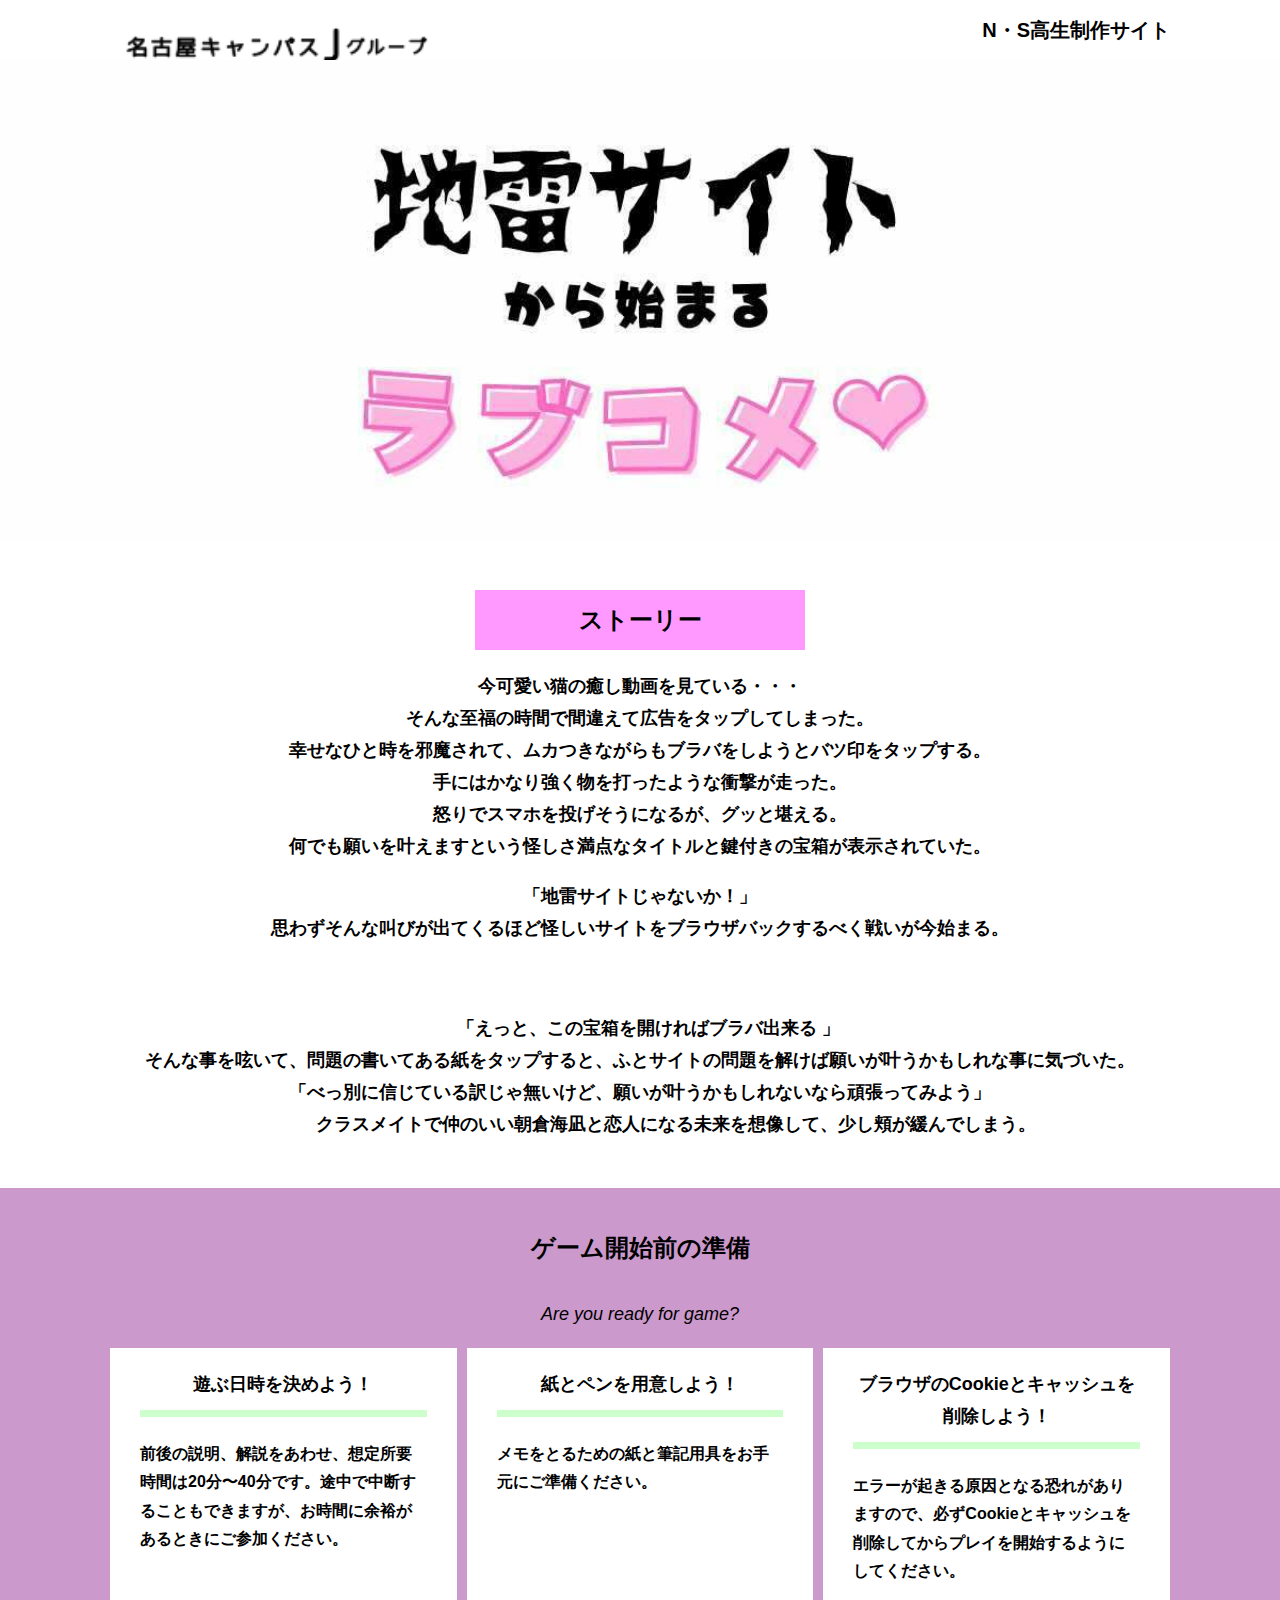
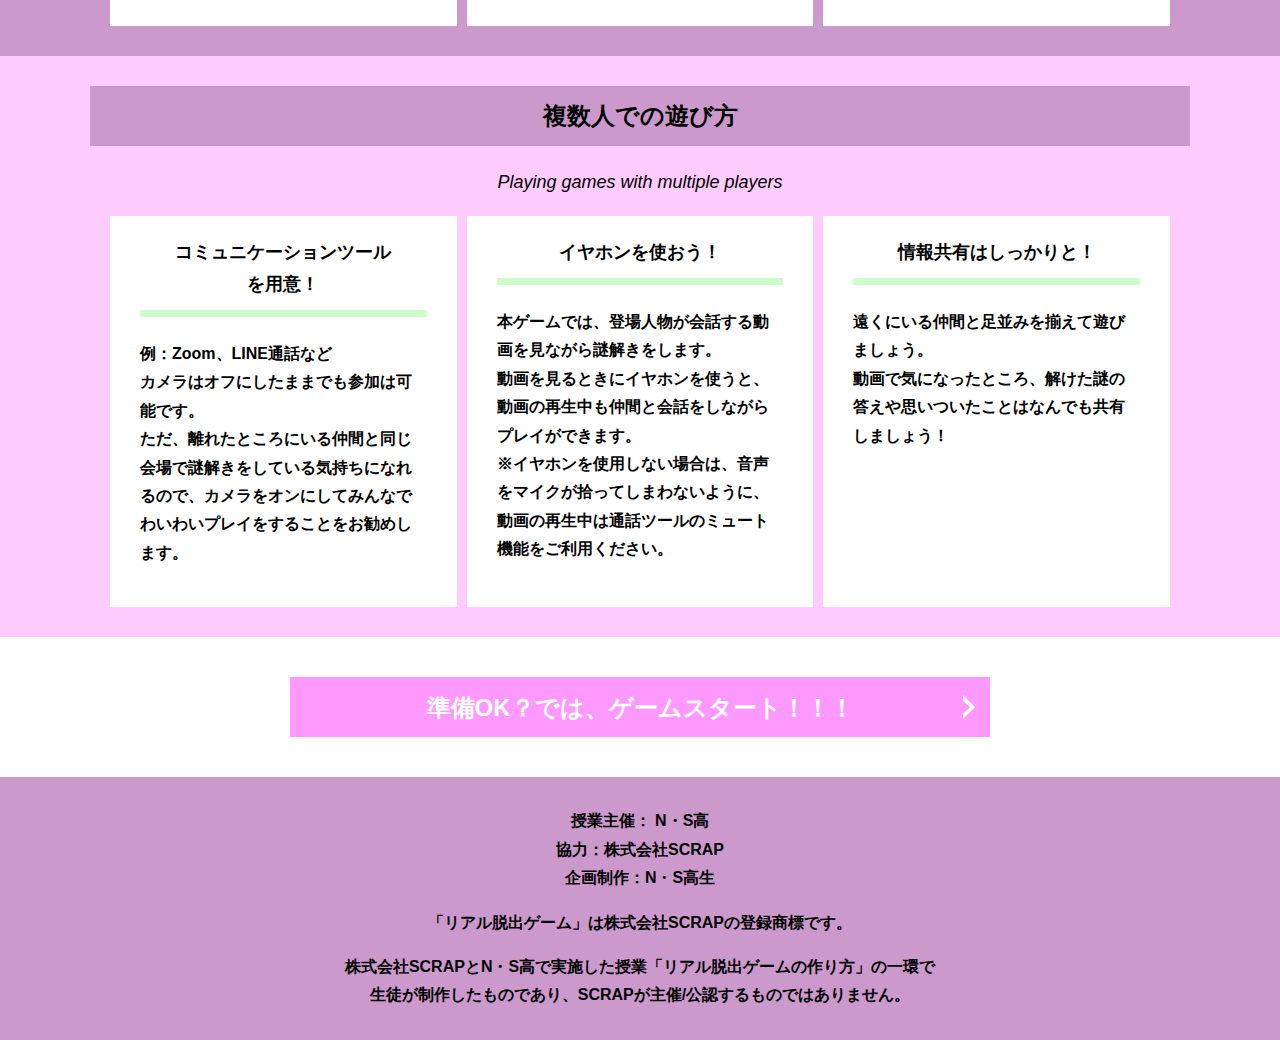
<file: index.html>
<!DOCTYPE html>
<html lang="ja">
<head>
  <meta charset="UTF-8">
  <meta http-equiv="X-UA-Compatible" content="IE=edge">
  <meta name="viewport" content="width=device-width, initial-scale=1.0">
  <title>地雷サイトから始まるラブコメ │ Project N</title>
  <link rel="stylesheet" href="assets/css/normalize.css">
  <link rel="stylesheet" href="assets/css/style.css">
</head>
<body>
  <svg width="0" height="0" class="hidden">
    <symbol xmlns="http://www.w3.org/2000/svg" viewBox="0 0 12.47 24.94" id="arrow" class="arrow_svg">
      <title>arrow</title>
      <polygon points="0 24.94 0 19.66 7.35 12.47 0 5.92 0 0 12.47 12.47 0 24.94"/>
    </symbol>
  </svg>
  <header class="header">
    <div class="container">
      <div class="header__logo"><img src="assets/img/team.PNG" alt="チームロゴ"></div>
      <div class="header__name">N・S高生制作サイト</div>
    </div>
  </header>
  <main class="main index-page">
    <!-- タイトルエリア　ここから -->
    <h1 class="main-title"><img src="assets/img/logo.jpg" alt="Presented by SCRAP×N・S高リアル脱出ゲーム制作PJ 地雷サイトから始まるラブコメ"></h1>
    <!-- タイトルエリア　ここまで -->
    <section class="section section--story">
      <div class="container">
        <h2 class="section-title section-title--keycolor section-title--story">ストーリー</h2>
        <div class="story">
          <p class="text-center">今可愛い猫の癒し動画を見ている・・・<br>
            そんな至福の時間で間違えて広告をタップしてしまった。<br>
            幸せなひと時を邪魔されて、ムカつきながらもブラバをしようとバツ印をタップする。<br>
            手にはかなり強く物を打ったような衝撃が走った。<br>
            怒りでスマホを投げそうになるが、グッと堪える。<br>
            何でも願いを叶えますという怪しさ満点なタイトルと鍵付きの宝箱が表示されていた。</p>          
           
          <p class="text-center">「地雷サイトじゃないか！」<br>
            思わずそんな叫びが出てくるほど怪しいサイトをブラウザバックするべく戦いが今始まる。</p>　   　　
          <p class="text-center">　「えっと、この宝箱を開ければブラバ出来る 」<br>
            そんな事を呟いて、問題の書いてある紙をタップすると、ふとサイトの問題を解けば願いが叶うかもしれな事に気づいた。<br>
           「べっ別に信じている訳じゃ無いけど、願いが叶うかもしれないなら頑張ってみよう」<br>
     　　　　クラスメイトで仲のいい朝倉海凪と恋人になる未来を想像して、少し頬が緩んでしまう。</p>
        </div>
      </div>
    </section>
    <section class="section bg-color--gray">
      <div class="container">
        <h2 class="section-title">ゲーム開始前の準備</h2>
        <p class="font-eng text-center">Are you ready for game?</p>
        <!--
          class名"row"内のclass名"column"が横並びになります。
          改行する場合は以下のように追加してください。
          <div class="row">
            <div class="column">
              ～ 内容 ～
            </div>
          </div>
        -->
        <div class="row">
          <div class="column">
            <div class="card">
              <h3 class="card__title">遊ぶ日時を決めよう！</h3>
              <p class="card__content">前後の説明、解説をあわせ、想定所要時間は20分〜40分です。途中で中断することもできますが、お時間に余裕があるときにご参加ください。</p>
            </div>
          </div>
          <div class="column">
            <div class="card">
              <h3 class="card__title">紙とペンを用意しよう！</h3>
              <p class="card__content">メモをとるための紙と筆記用具をお手元にご準備ください。</p>
            </div>
          </div>
          <div class="column">
            <div class="card">
              <h3 class="card__title">ブラウザのCookieとキャッシュを<br>削除しよう！</h3>
              <p class="card__content">エラーが起きる原因となる恐れがありますので、必ずCookieとキャッシュを削除してからプレイを開始するようにしてください。</p>
            </div>
          </div>
        </div>
      </div>
    </section>
    <section class="section bg-color--keycolor">
      <div class="container">
        <h2 class="section-title">複数人での遊び方</h2>
        <p class="font-eng text-center">Playing games with multiple players</p>
        <div class="row">
          <div class="column">
            <div class="card">
              <h3 class="card__title">コミュニケーションツール<br>を用意！</h3>
              <p class="card__content">例：Zoom、LINE通話など<br>
                カメラはオフにしたままでも参加は可能です。<br>
                ただ、離れたところにいる仲間と同じ会場で謎解きをしている気持ちになれるので、カメラをオンにしてみんなでわいわいプレイをすることをお勧めします。</p>
            </div>
          </div>
          <div class="column">
            <div class="card">
              <h3 class="card__title">イヤホンを使おう！</h3>
              <p class="card__content">本ゲームでは、登場人物が会話する動画を見ながら謎解きをします。<br>
                動画を見るときにイヤホンを使うと、動画の再生中も仲間と会話をしながらプレイができます。<br>
                ※イヤホンを使用しない場合は、音声をマイクが拾ってしまわないように、動画の再生中は通話ツールのミュート機能をご利用ください。</p>
            </div>
          </div>
          <div class="column">
            <div class="card">
              <h3 class="card__title">情報共有はしっかりと！</h3>
              <p class="card__content">遠くにいる仲間と足並みを揃えて遊びましょう。<br>
                動画で気になったところ、解けた謎の答えや思いついたことはなんでも共有しましょう！</p>
            </div>
          </div>
        </div>
      </div>
    </section>
    <section class="section">
      <div class="container">
        <a class="btn" href="main.html">準備OK？では、ゲームスタート！！！<svg class="btn__arrow"><use xlink:href="#arrow"></use></svg></a>
      </div>
    </section>
  </main>
  <footer class="footer section bg-color--gray">
    <div class="container">
      <p class="text-center">授業主催： N・S高<br>協力：株式会社SCRAP<br>企画制作：N・S高生</p>
      <p class="text-center">「リアル脱出ゲーム」は株式会社SCRAPの登録商標です。</p>
      <p class="text-center">株式会社SCRAPとN・S高で実施した授業「リアル脱出ゲームの作り方」の一環で<br>生徒が制作したものであり、SCRAPが主催/公認するものではありません。</p>
    </div>
  </footer>
</body>
</html>
</file>
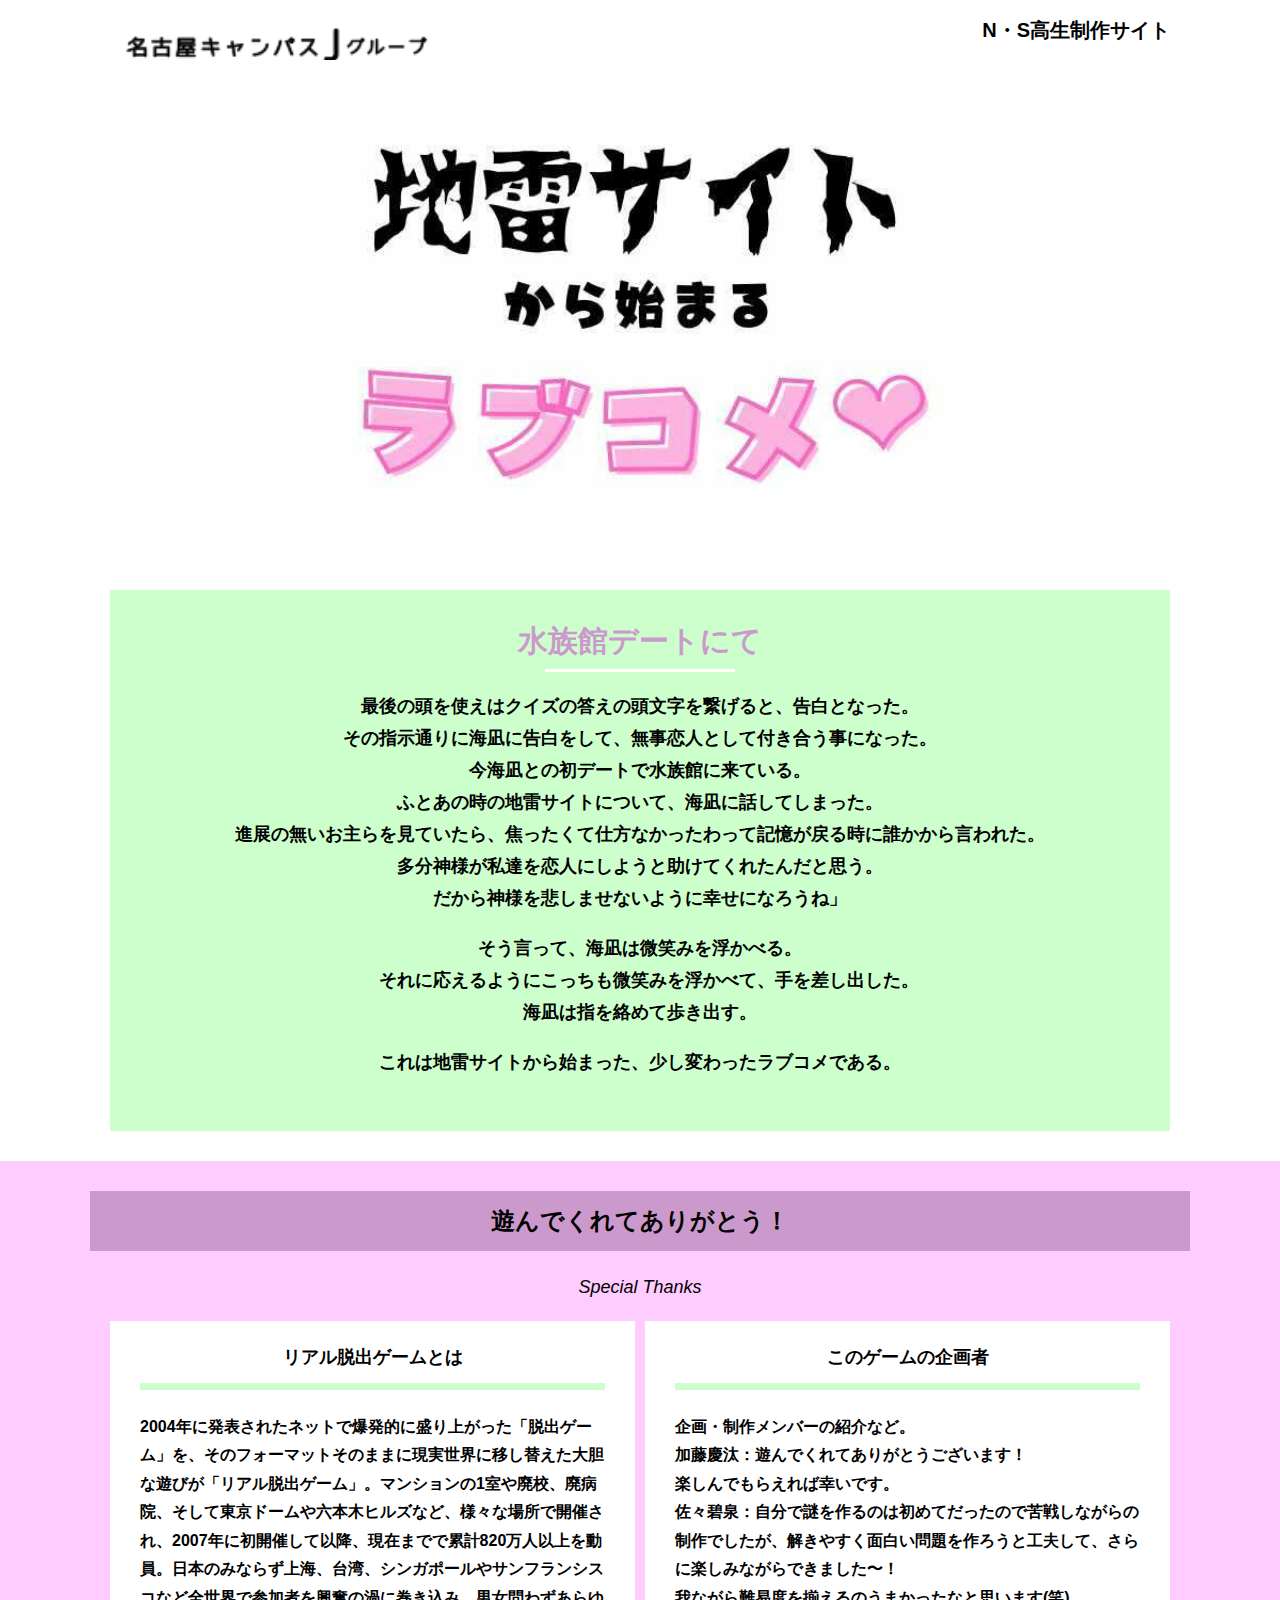
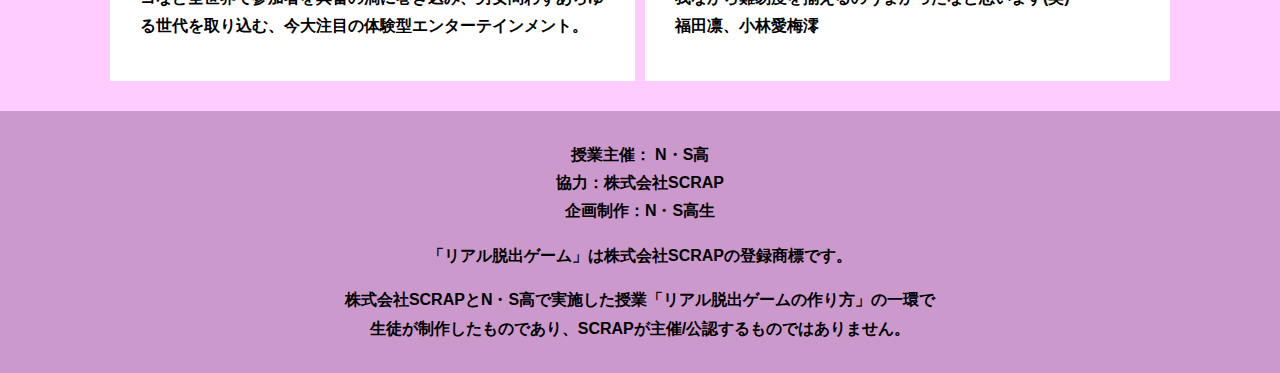
<file: final.html>
<!DOCTYPE html>
<html lang="ja">
<head>
  <meta charset="UTF-8">
  <meta http-equiv="X-UA-Compatible" content="IE=edge">
  <meta name="viewport" content="width=device-width, initial-scale=1.0">
  <title>地雷サイトから始まるラブコメ │ Project N</title>
  <link rel="stylesheet" href="assets/css/normalize.css">
  <link rel="stylesheet" href="assets/css/style.css">
</head>
<body>
  <header class="header">
    <div class="container">
      <div class="header__logo"><img src="assets/img/team.PNG" alt="チームロゴ"></div>
      <div class="header__name">N・S高生制作サイト</div>
    </div>
  </header>
  <main class="main final-page">
    <!-- タイトルエリア　ここから -->
    <h1 class="main-title"><img src="assets/img/logo.jpg" alt="地雷サイトから始まるラブコメ"></h1>
    <!-- タイトルエリア　ここまで -->
    <section class="section">
      <div class="container">
        <div class="box bg-color--subcolor">
          <h2 class="section-title--border">水族館デートにて</h2>
          <p class="text-center">最後の頭を使えはクイズの答えの頭文字を繋げると、告白となった。<br>
           その指示通りに海凪に告白をして、無事恋人として付き合う事になった。 <br>
           今海凪との初デートで水族館に来ている。<br>
           ふとあの時の地雷サイトについて、海凪に話してしまった。<br>
           進展の無いお主らを見ていたら、焦ったくて仕方なかったわって記憶が戻る時に誰かから言われた。<br>
           多分神様が私達を恋人にしようと助けてくれたんだと思う。<br>
           だから神様を悲しませないように幸せになろうね」<br>
        <p class="text-center">そう言って、海凪は微笑みを浮かべる。<br>
         　それに応えるようにこっちも微笑みを浮かべて、手を差し出した。<br>
          海凪は指を絡めて歩き出す。</p>
        <p class="text-center">これは地雷サイトから始まった、少し変わったラブコメである。</p>
      </div>
    </section>
    <section class="section bg-color--keycolor">
      <div class="container">
        <h2 class="section-title">遊んでくれてありがとう！</h2>
        <p class="font-eng text-center">Special Thanks</p>
        <div class="row">
          <div class="column">
            <div class="card">
              <h3 class="card__title">リアル脱出ゲームとは</h3>
              <p class="card__content">2004年に発表されたネットで爆発的に盛り上がった「脱出ゲーム」を、そのフォーマットそのままに現実世界に移し替えた大胆な遊びが「リアル脱出ゲーム」。マンションの1室や廃校、廃病院、そして東京ドームや六本木ヒルズなど、様々な場所で開催され、2007年に初開催して以降、現在までで累計820万人以上を動員。日本のみならず上海、台湾、シンガポールやサンフランシスコなど全世界で参加者を興奮の渦に巻き込み、男女問わずあらゆる世代を取り込む、今大注目の体験型エンターテインメント。</p>
            </div>
          </div>
          <div class="column">
            <div class="card">
              <h3 class="card__title">このゲームの企画者</h3>
              <p class="card__content">企画・制作メンバーの紹介など。<br>
                加藤慶汰：遊んでくれてありがとうございます！<br>
                楽しんでもらえれば幸いです。<br>
                佐々碧泉：自分で謎を作るのは初めてだったので苦戦しながらの制作でしたが、解きやすく面白い問題を作ろうと工夫して、さらに楽しみながらできました〜！<br>
                我ながら難易度を揃えるのうまかったなと思います(笑)<br>
                福田凛、小林愛梅澪</p>
            </div>
          </div>
        </div>
      </div>
    </section>
  </main>
  <footer class="footer section bg-color--gray">
    <div class="container">
        <p class="text-center">授業主催： N・S高<br>協力：株式会社SCRAP<br>企画制作：N・S高生</p>
        <p class="text-center">「リアル脱出ゲーム」は株式会社SCRAPの登録商標です。</p>
        <p class="text-center">株式会社SCRAPとN・S高で実施した授業「リアル脱出ゲームの作り方」の一環で<br>生徒が制作したものであり、SCRAPが主催/公認するものではありません。</p>
    </div>
  </footer>
</body>
</html>
</file>
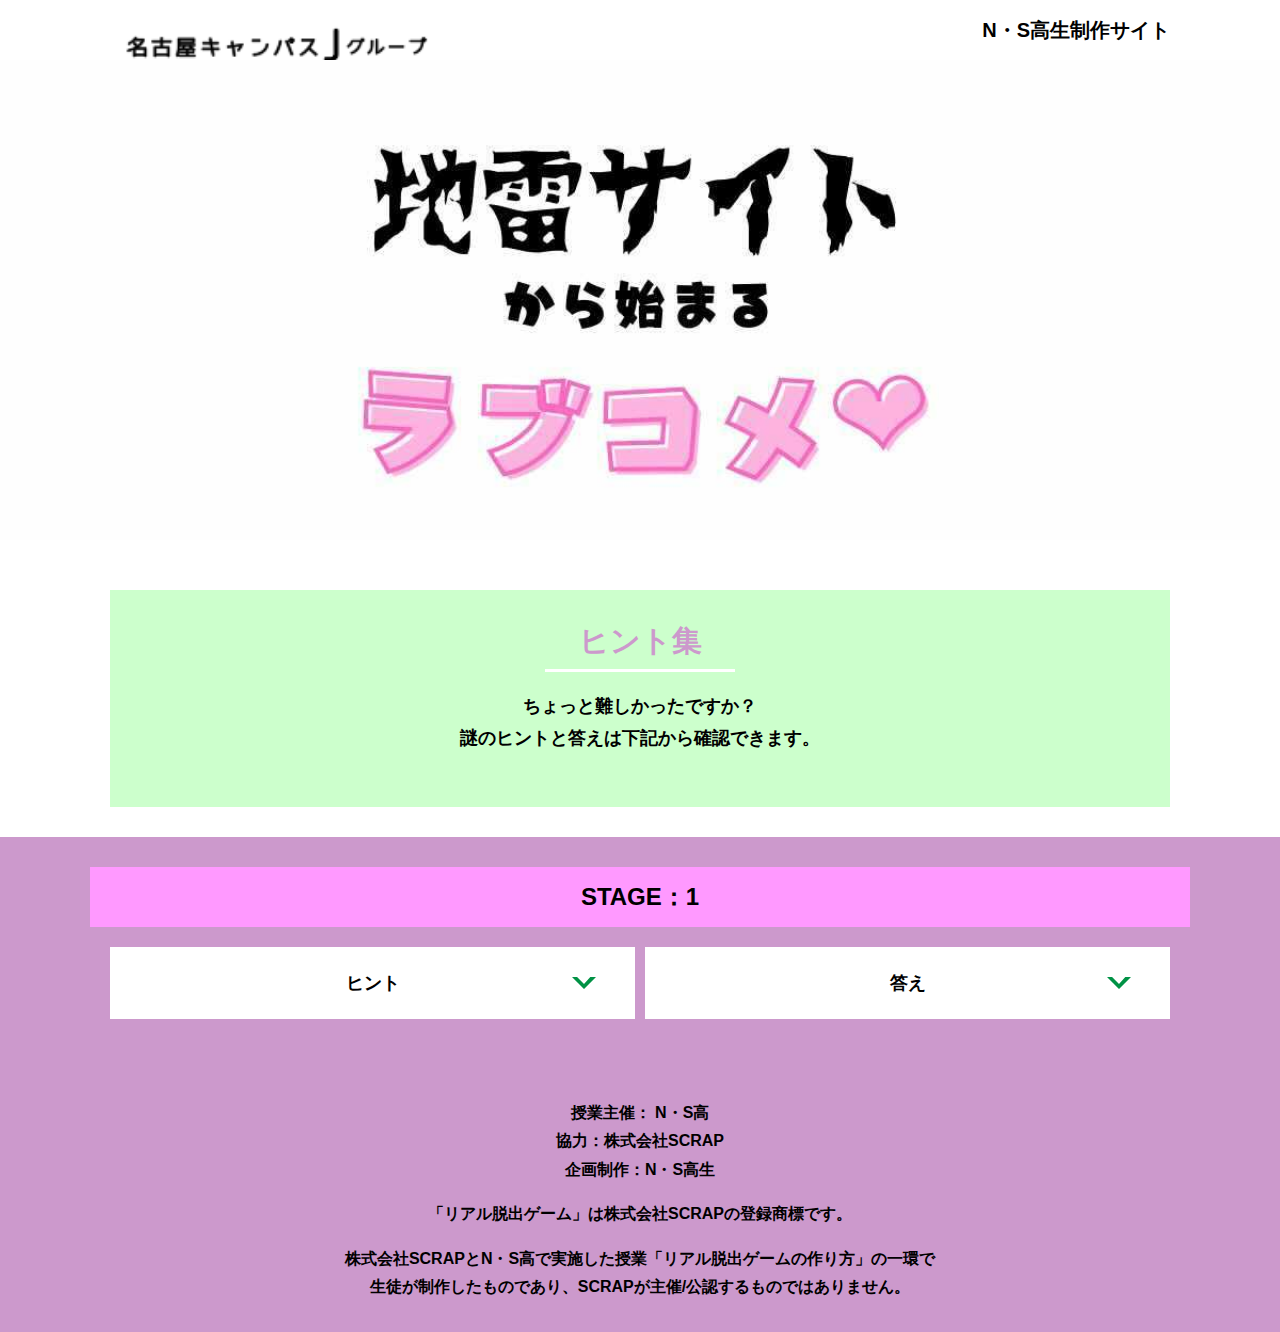
<file: hint1.html>
<!DOCTYPE html>
<html lang="ja">
<head>
  <meta charset="UTF-8">
  <meta http-equiv="X-UA-Compatible" content="IE=edge">
  <meta name="viewport" content="width=device-width, initial-scale=1.0">
  <title>ヒント │ 地雷サイトから始まるラブコメ │ Project N</title>
  <link rel="stylesheet" href="assets/css/normalize.css">
  <link rel="stylesheet" href="assets/css/style.css">
</head>
<body>
  <svg width="0" height="0" class="hidden">
    <symbol xmlns="http://www.w3.org/2000/svg" viewBox="0 0 12.47 24.94" id="arrow" class="arrow_svg">
      <title>arrow</title>
      <polygon points="0 24.94 0 19.66 7.35 12.47 0 5.92 0 0 12.47 12.47 0 24.94"/>
    </symbol>
  </svg>
  <header class="header">
    <div class="container">
      <div class="header__logo"><img src="assets/img/team.PNG" alt="チームロゴ"></div>
      <div class="header__name">N・S高生制作サイト</div>
    </div>
  </header>
  <main class="main hint-page">
    <!-- タイトルエリア　ここから -->
    <h1 class="main-title"><img src="assets/img/logo.jpg" alt="地雷サイトから始まるラブコメ"></h1>
    <!-- タイトルエリア　ここまで -->
    <section class="section">
      <div class="container">
        <div class="box bg-color--subcolor">
          <h2 class="section-title--border">ヒント集</h2>
          <p class="text-center">ちょっと難しかったですか？<br>
            謎のヒントと答えは下記から確認できます。</p>
        </div>
      </div>
    </section>
     <!-- STAGE1ヒント　ここから -->
     <section id="stage1" class="section bg-color--gray">
      <div class="container">
        <h2 class="section-title section-title--keycolor">STAGE：1</h2>
        <div class="row">
          <div class="column">
            <div class="card">
              <h3 class="card__title">ヒント<svg class="card__arrow"><use xlink:href="#arrow"></use></svg></h3>
              <p class="card__content">データという言葉を指示通りに変えてみよう</p>
            </div>
          </div>
          <div class="column">
            <div class="card">
              <h3 class="card__title">答え<svg class="card__arrow"><use xlink:href="#arrow"></use></svg></h3>
              <p class="card__content">デート</p>
            </div>
          </div>
        </div>
      </div>
    </section>
    <!-- STAGE1ヒント　ここまで -->
  </main>
  <footer class="footer section bg-color--gray">
    <div class="container">
        <p class="text-center">授業主催： N・S高<br>協力：株式会社SCRAP<br>企画制作：N・S高生</p>
        <p class="text-center">「リアル脱出ゲーム」は株式会社SCRAPの登録商標です。</p>
        <p class="text-center">株式会社SCRAPとN・S高で実施した授業「リアル脱出ゲームの作り方」の一環で<br>生徒が制作したものであり、SCRAPが主催/公認するものではありません。</p>
    </div>
  </footer>
  <script src="assets/js/hint.js"></script>
</body>
</html>
</file>
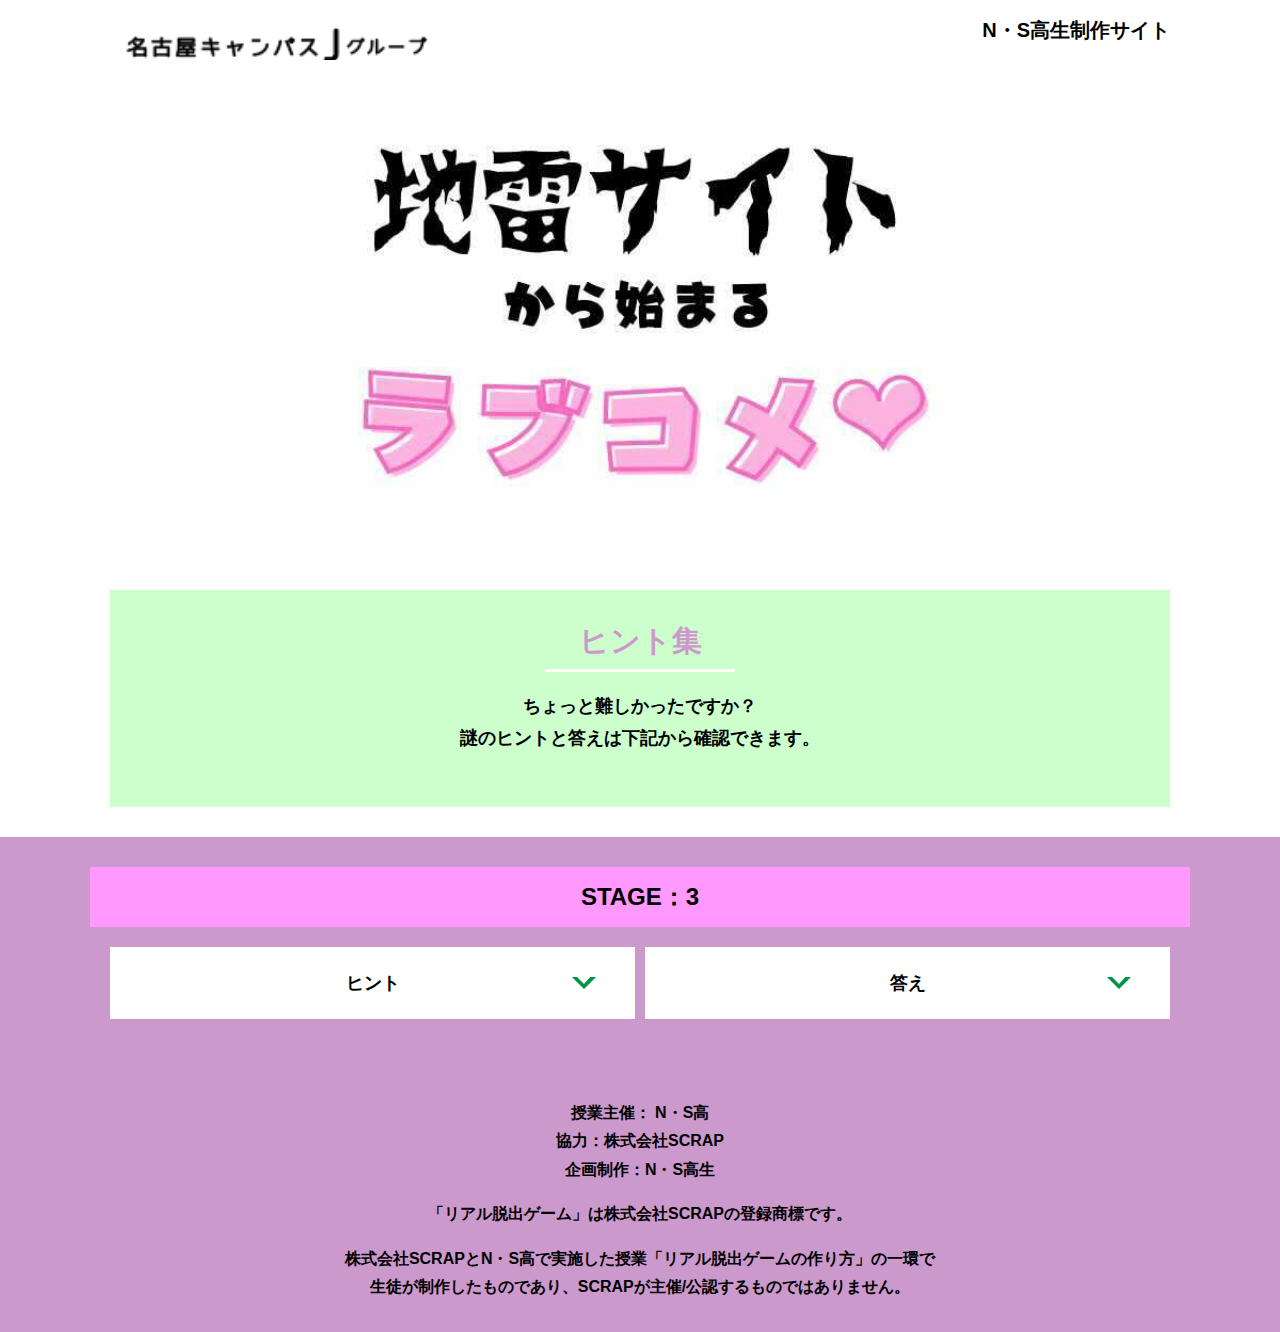
<file: hint3.html>
<!DOCTYPE html>
<html lang="ja">
<head>
  <meta charset="UTF-8">
  <meta http-equiv="X-UA-Compatible" content="IE=edge">
  <meta name="viewport" content="width=device-width, initial-scale=1.0">
  <title>ヒント │ 地雷サイトから始まるラブコメ │ Project N</title>
  <link rel="stylesheet" href="assets/css/normalize.css">
  <link rel="stylesheet" href="assets/css/style.css">
</head>
<body>
  <svg width="0" height="0" class="hidden">
    <symbol xmlns="http://www.w3.org/2000/svg" viewBox="0 0 12.47 24.94" id="arrow" class="arrow_svg">
      <title>arrow</title>
      <polygon points="0 24.94 0 19.66 7.35 12.47 0 5.92 0 0 12.47 12.47 0 24.94"/>
    </symbol>
  </svg>
  <header class="header">
    <div class="container">
      <div class="header__logo"><img src="assets/img/team.PNG" alt="チームロゴ"></div>
      <div class="header__name">N・S高生制作サイト</div>
    </div>
  </header>
  <main class="main hint-page">
    <!-- タイトルエリア　ここから -->
    <h1 class="main-title"><img src="assets/img/logo.jpg" alt="地雷サイトから始まるラブコメ"></h1>
    <!-- タイトルエリア　ここまで -->
    <section class="section">
      <div class="container">
        <div class="box bg-color--subcolor">
          <h2 class="section-title--border">ヒント集</h2>
          <p class="text-center">ちょっと難しかったですか？<br>
            謎のヒントと答えは下記から確認できます。</p>
        </div>
      </div>
    </section>
    <!-- STAGE3ヒント　ここから -->
    <section id="stage3" class="section bg-color--gray">
      <div class="container">
        <h2 class="section-title section-title--keycolor">STAGE：3</h2>
        <div class="row">
          <div class="column">
            <div class="card">
              <h3 class="card__title">ヒント<svg class="card__arrow"><use xlink:href="#arrow"></use></svg></h3>
              <p class="card__content">頭文字とステップ２の答えに注目</p>
            </div>
              
 <!-- 3-2ヒント追加
            <div class="card">
              <h3 class="card__title">3-2ヒント<svg class="card__arrow"><use xlink:href="#arrow"></use></svg></h3>
              <p class="card__content">テキストテキストテキストテキストテキストテキストテキストテキストテキストテキスト</p>
            </div>
3-2ヒント追加ここまで -->

 <!-- 3-3ヒント追加
        　　 <div class="card">
              <h3 class="card__title">3-3ヒント<svg class="card__arrow"><use xlink:href="#arrow"></use></svg></h3>
              <p class="card__content">テキストテキストテキストテキストテキストテキストテキストテキストテキストテキスト</p>
            </div>
3-3ヒント追加ここまで -->
              
          </div>
          <div class="column">
            <div class="card">
              <h3 class="card__title">答え<svg class="card__arrow"><use xlink:href="#arrow"></use></svg></h3>
              <p class="card__content">えええ</p>
            </div>

 <!-- 3-2答え追加
            <div class="card">
              <h3 class="card__title">3-2答え<svg class="card__arrow"><use xlink:href="#arrow"></use></svg></h3>
              <p class="card__content">ううう</p>
            </div>
3-2答え追加ここまで -->
              
<!-- 3-3答え追加          
            <div class="card">
              <h3 class="card__title">2-3答え<svg class="card__arrow"><use xlink:href="#arrow"></use></svg></h3>
              <p class="card__content">ううう</p>
            </div>
3-3答え追加ここまで -->
              
          </div>
        </div>
      </div>
    </section>
    <!-- STAGE3ヒント　ここまで -->
  </main>
  <footer class="footer section bg-color--gray">
    <div class="container">
        <p class="text-center">授業主催： N・S高<br>協力：株式会社SCRAP<br>企画制作：N・S高生</p>
        <p class="text-center">「リアル脱出ゲーム」は株式会社SCRAPの登録商標です。</p>
        <p class="text-center">株式会社SCRAPとN・S高で実施した授業「リアル脱出ゲームの作り方」の一環で<br>生徒が制作したものであり、SCRAPが主催/公認するものではありません。</p>
    </div>
  </footer>
  <script src="assets/js/hint.js"></script>
</body>
</html>
</file>
<file: assets/css/style.css>
@charset "UTF-8";
/****************************
 * 共通CSSのテンプレートです。
*****************************/
*,
*::before,
*::after {
  -webkit-box-sizing: border-box;
          box-sizing: border-box;
}

html {
  font-size: 18px;
  -webkit-box-sizing: border-box;
          box-sizing: border-box;
}

body {
  overflow-x: hidden;
  font-family: "游ゴシック体", "Yu Gothic", YuGothic, "ヒラギノ角ゴ Pro", "Hiragino Kaku Gothic Pro", "メイリオ", "Meiryo", sans-serif;
  font-size: 18px;
  line-height: 1.77778;
  font-weight: bold;
  text-decoration: none;
  border: none;
  list-style: none;
  color: #000;
  margin: 0;
}

img {
  width: 100%;
}

figure {
  margin: 0;
}

figcaption {
  margin-top: 30px;
  font-size: 14px;
}

@media screen and (max-width: 767px) {
  figcaption {
    font-size: 13px;
  }
}

input[type=text] {
  font-size: 18px;
  border: none;
  padding: 25px 35px;
  display: block;
  margin: 0 auto;
  max-width: 580px;
  width: 100%;
}

::-webkit-input-placeholder {
  color: #999;
}

:-ms-input-placeholder {
  color: #999;
}

::-ms-input-placeholder {
  color: #999;
}

::placeholder {
  color: #999;
}

button {
  cursor: pointer;
  display: block;
  border: none;
  margin: 0 auto;
  background-color: #FF99FF;
  color: #fff;
  width: 287px;
  height: 55px;
}

/*******************
* Layout
*******************/
.section {
  padding-top: 30px;
  padding-bottom: 30px;
}

.section--clear {
  /* ステージクリア画面 */
  position: fixed;
  display: none;
  /* 読み込み時に一瞬表示されるのを防ぐ */
  -webkit-box-pack: center;
      -ms-flex-pack: center;
          justify-content: center;
  -webkit-box-align: center;
      -ms-flex-align: center;
          align-items: center;
  top: 0;
  bottom: 0;
  left: 0;
  right: 0;
  z-index: 200;
}

.section--clear.isClear {
  display: -webkit-box;
  display: -ms-flexbox;
  display: flex;
}

.container {
  width: 1100px;
  padding-left: 20px;
  padding-right: 20px;
  margin: 0 auto;
}

@media screen and (max-width: 1100px) {
  .container {
    width: calc(100% - 40px);
  }
}

.row {
  display: -webkit-box;
  display: -ms-flexbox;
  display: flex;
  -ms-flex-line-pack: stretch;
      align-content: stretch;
  gap: 10px;
}

.row + .row {
  margin-top: 20px;
}

.column {
  width: 100%;
}

.card {
  background-color: #fff;
  margin-bottom: 20px;
  height: 100%;
}

.card__title {
  font-size: 18px;
  text-align: center;
  margin: 0;
  padding: 20px 30px;
  position: relative;
  cursor: pointer;
}

.card__content {
  -webkit-transition: all 0.3s;
  transition: all 0.3s;
  font-size: 16px;
  padding: 20px 30px;
  margin: 0;
  position: relative;
}

.card__content::before {
  display: block;
  content: '';
  width: calc(100% - 60px);
  height: 7px;
  background-color: #CCFFCC;
  position: absolute;
  top: -10px;
  left: 30px;
}

.hint-page .card {
  height: auto;
}

.hint-page .card__content {
  display: none;
  text-align: center;
}

.hint-page .card__arrow {
  position: absolute;
  top: calc(50% - 12px);
  right: 45px;
  -webkit-transform: rotate(90deg);
          transform: rotate(90deg);
  -webkit-transition: all 0.3s;
  transition: all 0.3s;
  fill: #009245;
  width: 12px;
  height: 24px;
}

.hint-page .card.is-open .card__content {
  display: block;
}

.hint-page .card.is-open .card__arrow {
  -webkit-transform: rotate(-90deg);
          transform: rotate(-90deg);
}

.box {
  padding: 35px 30px;
}

.youtube {
  position: relative;
  width: 100%;
  padding-top: 56.25%;
}

.youtube iframe {
  position: absolute;
  top: 0;
  left: 0;
  width: 100%;
  height: 100%;
}

.youtube__container {
  max-width: 800px;
  margin: 0 auto;
}

/*********************
* Color
*********************/
.bg-color--keycolor {
  background-color: #FFCCFF;
}

.bg-color--subcolor {
  background-color: #CCFFCC;
}

.bg-color--gray {
  background-color: #CC99CC;
}

/*********************
* title
**********************/
.main-title {
  margin: 0;
}

.sub-title {
  text-align: center;
  font-size: 18px;
  line-height: 1.66667;
}

.sub-title__bg {
  background-color: #FF99FF;
  padding-left: 1rem;
  padding-right: 1rem;
}

.section-title {
  font-size: 24px;
  line-height: 1.75;
  text-align: center;
  padding: 9px 20px;
  background-color: #CC99CC;
  margin: 0 -20px 20px -20px;
}

.section-title__stage {
  display: inline-block;
  margin-right: 2rem;
}

.section-title--keycolorlight {
  background-color: #CC99CC;
}

.section-title--keycolorlight .section-title__stage {
  color: #FFCCFF;
}

.section-title--keycolor {
  background-color: #FF99FF;
}

.section-title--story {
  width: 330px;
  margin: 0 auto 20px;
}

.section-title--border {
  position: relative;
  font-size: 30px;
  text-align: center;
  line-height: 1.06667;
  margin: 0;
  padding-bottom: 15px;
  color: #CC99CC;
}

.section-title--border::after {
  position: absolute;
  bottom: 0;
  left: calc(50% - 95px);
  display: block;
  content: '';
  background-color: #fff;
  height: 2.6px;
  width: 190px;
}

/******************
* text
******************/
.font-eng {
  font-style: italic;
  font-weight: normal;
}

/*************************
* Button
*************************/
.btn {
  display: block;
  text-decoration: none;
  cursor: pointer;
  background-color: #FF99FF;
  color: #fff;
  font-size: 24px;
  line-height: 1.54167;
  text-align: center;
  padding: 11.5px;
  width: calc(100% - 40px);
  max-width: 700px;
  margin: 10px auto;
  position: relative;
}

.btn:hover {
  opacity: 0.7;
}

.btn__arrow {
  position: absolute;
  top: calc(50% - 12px);
  right: 15px;
  fill: #fff;
  width: 12px;
  height: 24px;
}

/****************
* header
*****************/
.header {
  background-color: #fff;
  height: 60px;
}

.header .container {
  display: -webkit-box;
  display: -ms-flexbox;
  display: flex;
  -webkit-box-pack: justify;
      -ms-flex-pack: justify;
          justify-content: space-between;
  -webkit-box-align: center;
      -ms-flex-align: center;
          align-items: center;
  height: 100%;
}

.header__logo {
  width: 330px;
  height: 42px;
}

.header__name {
  font-size: 20px;
  line-height: 1.1;
}

.footer {
  font-size: 16px;
}

.footer p:first-child {
  margin-top: 0;
}

.footer p:last-child {
  margin-bottom: 0;
}

/********************
* main
********************/
.story__note {
  margin: 0;
}

.story__note__outer {
  width: 860px;
  display: -webkit-box;
  display: -ms-flexbox;
  display: flex;
  padding: 20px;
  margin: 20px auto;
  -webkit-box-pack: center;
      -ms-flex-pack: center;
          justify-content: center;
}

@media screen and (max-width: 940px) {
  .story__note__outer {
    width: 100%;
  }
}

.stage-column__container + .stage-column__container {
  border-top: 2px solid #fff;
}

.answer {
  font-size: 18px;
  margin-bottom: 20px;
  line-height: 80px;
  word-spacing: 20px;
}

.err-message {
  color: #c1272d;
  font-size: 18px;
  text-align: center;
}

.link-hint {
  text-align: center;
  display: block;
  margin-top: 20px;
}

.clear-message {
  background-color: #CCFFCC;
  padding: 30px 30px 60px;
  position: relative;
}

.clear-message__title {
  position: relative;
  display: block;
  text-align: center;
  color: #CCFFCC;
  font-size: 30px;
  padding-bottom: 10px;
  margin-bottom: 35px;
}

.clear-message__title::after {
  content: '';
  position: absolute;
  display: block;
  width: 183px;
  height: 2px;
  background-color: #fff;
  bottom: 0;
  left: calc(50% - (183px/2));
}

.clear-message__content {
  text-align: center;
}

.clear-message__btn {
  position: absolute;
  bottom: -30px;
  left: calc(50% - 144px);
  width: 288px;
  margin: 0;
}

/********************
* Utility
********************/
.text-center {
  text-align: center;
}

.text-left {
  text-align: left;
}

.text-right {
  text-align: right;
}

.hidden {
  display: none;
}
/*# sourceMappingURL=style.css.map */
</file>
